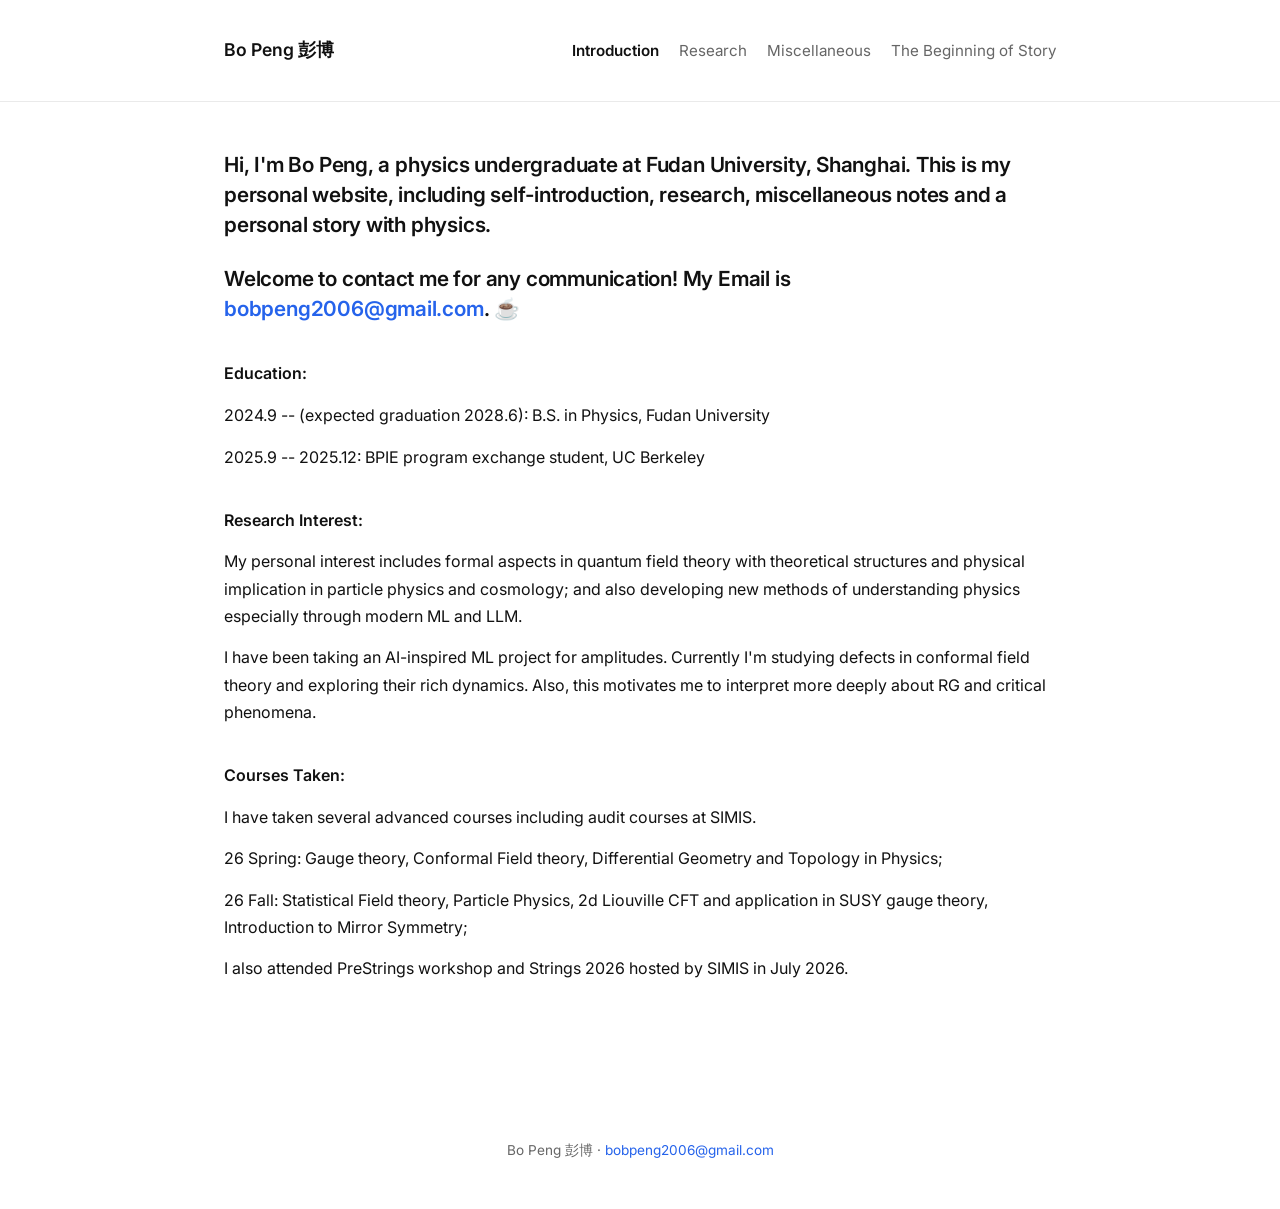
<file: index.html>
<!DOCTYPE html>
<html lang="en">
<head>
  <meta charset="UTF-8">
  <meta name="viewport" content="width=device-width, initial-scale=1.0">
  <title>Bo Peng 彭博</title>
  <meta name="description" content="Personal website of Bo Peng, physics undergraduate at Fudan University.">
  <link rel="preconnect" href="https://fonts.googleapis.com">
  <link rel="preconnect" href="https://fonts.gstatic.com" crossorigin>
  <link href="https://fonts.googleapis.com/css2?family=Inter:wght@400;500;600;700&display=swap" rel="stylesheet">
  <link rel="stylesheet" href="style.css">
</head>
<body>

  <header class="topbar">
    <div class="topbar-inner">
      <a class="site-title" href="index.html">Bo Peng 彭博</a>
      <nav>
        <ul class="nav">
          <li><a href="index.html" class="active">Introduction</a></li>
          <li><a href="research.html">Research</a></li>
          <li><a href="miscellaneous.html">Miscellaneous</a></li>
          <li><a href="the-beginning-of-story.html">The Beginning of Story</a></li>
        </ul>
      </nav>
    </div>
  </header>

  <main class="container">
    <h1 class="title">Hi, I'm Bo Peng, a physics undergraduate at Fudan University, Shanghai. This is my personal website, including self-introduction, research, miscellaneous notes and a personal story with physics.</h1>

    <h1 class="title">Welcome to contact me for any communication! My Email is <a href="mailto:bobpeng2006@gmail.com">bobpeng2006@gmail.com</a>. ☕️</h1>

    <p class="lead">Education:</p>
    <p>2024.9 -- (expected graduation 2028.6): B.S. in Physics, Fudan University</p>
    <p>2025.9 -- 2025.12: BPIE program exchange student, UC Berkeley</p>

    <p class="lead">Research Interest:</p>
    <p>My personal interest includes formal aspects in quantum field theory with theoretical structures and physical implication in particle physics and cosmology; and also developing new methods of understanding physics especially through modern ML and LLM.</p>
    <p>I have been taking an AI-inspired ML project for amplitudes. Currently I'm studying defects in conformal field theory and exploring their rich dynamics. Also, this motivates me to interpret more deeply about RG and critical phenomena.</p>

    <p class="lead">Courses Taken:</p>
    <p> I have taken several advanced courses including audit courses at SIMIS.</p>
    <p> 26 Spring: Gauge theory, Conformal Field theory, Differential Geometry and Topology in Physics;</p>
    <p> 26 Fall: Statistical Field theory, Particle Physics, 2d Liouville CFT and application in SUSY gauge theory, Introduction to Mirror Symmetry;</p>
    <p> I also attended PreStrings workshop and Strings 2026 hosted by SIMIS in July 2026. </p>
  </main>

  <footer class="footer">
    <p>Bo Peng 彭博 · <a href="mailto:bobpeng2006@gmail.com">bobpeng2006@gmail.com</a></p>
  </footer>

</body>
</html>
</file>
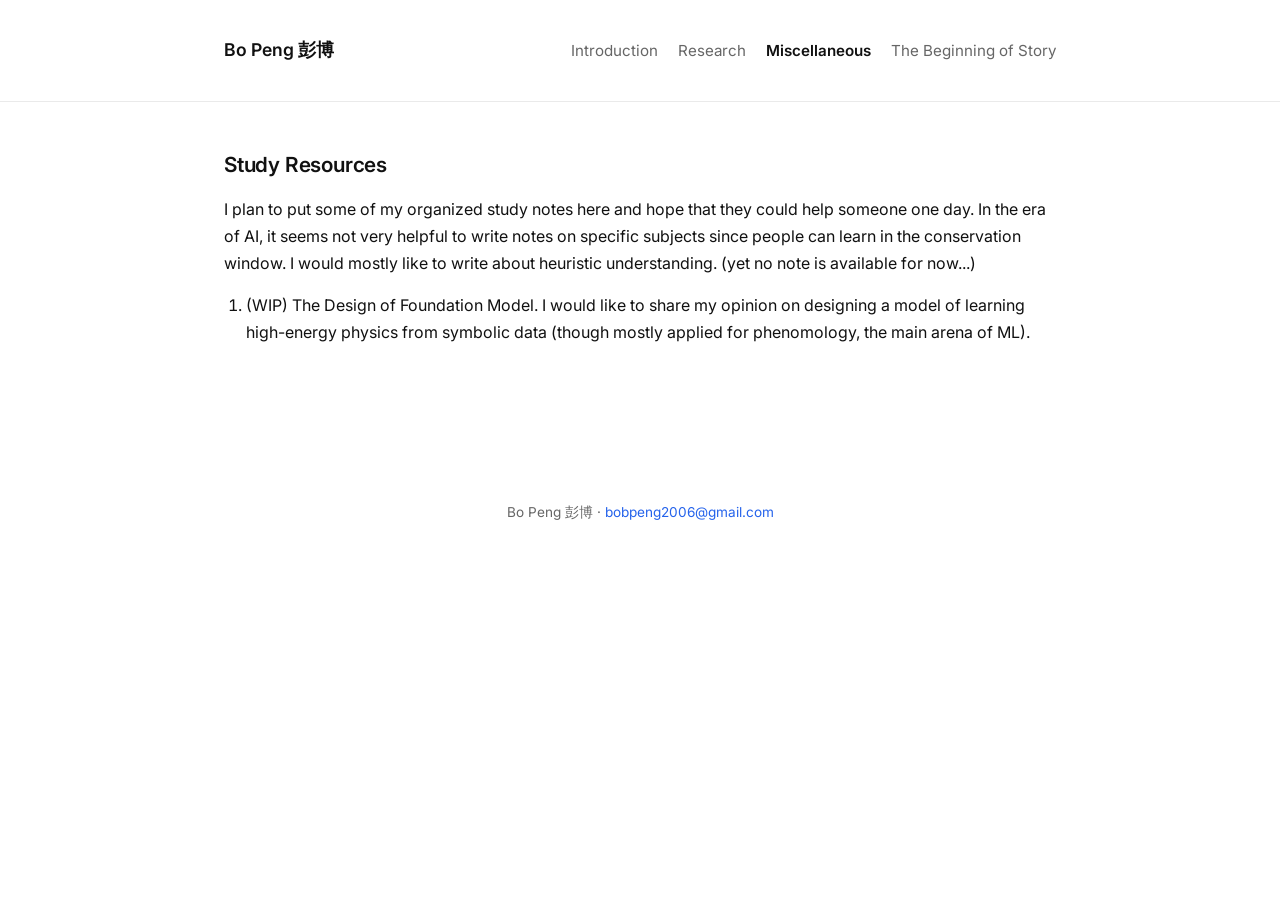
<file: miscellaneous.html>
<!DOCTYPE html>
<html lang="en">
<head>
  <meta charset="UTF-8">
  <meta name="viewport" content="width=device-width, initial-scale=1.0">
  <title>Miscellaneous · Bo Peng 彭博</title>
  <link rel="preconnect" href="https://fonts.googleapis.com">
  <link rel="preconnect" href="https://fonts.gstatic.com" crossorigin>
  <link href="https://fonts.googleapis.com/css2?family=Inter:wght@400;500;600;700&display=swap" rel="stylesheet">
  <link rel="stylesheet" href="style.css">
</head>
<body>

  <header class="topbar">
    <div class="topbar-inner">
      <a class="site-title" href="index.html">Bo Peng 彭博</a>
      <nav>
        <ul class="nav">
          <li><a href="index.html">Introduction</a></li>
          <li><a href="research.html">Research</a></li>
          <li><a href="miscellaneous.html" class="active">Miscellaneous</a></li>
          <li><a href="the-beginning-of-story.html">The Beginning of Story</a></li>
        </ul>
      </nav>
    </div>
  </header>

  <main class="container">
    <h1 class="title">Study Resources</h1>
    <p>I plan to put some of my organized study notes here and hope that they could help someone one day. In the era of AI, it seems not very helpful to write notes on specific subjects since people can learn in the conservation window. I would mostly like to write about heuristic understanding. (yet no note is available for now...)</p>

    <ol>
        <li> (WIP) The Design of Foundation Model. I would like to share my opinion on designing a model of learning high-energy physics from symbolic data (though mostly applied for phenomology, the main arena of ML).</li>
    </ol>
  </main>

  <footer class="footer">
    <p>Bo Peng 彭博 · <a href="mailto:bobpeng2006@gmail.com">bobpeng2006@gmail.com</a></p>
  </footer>

</body>
</html>
</file>
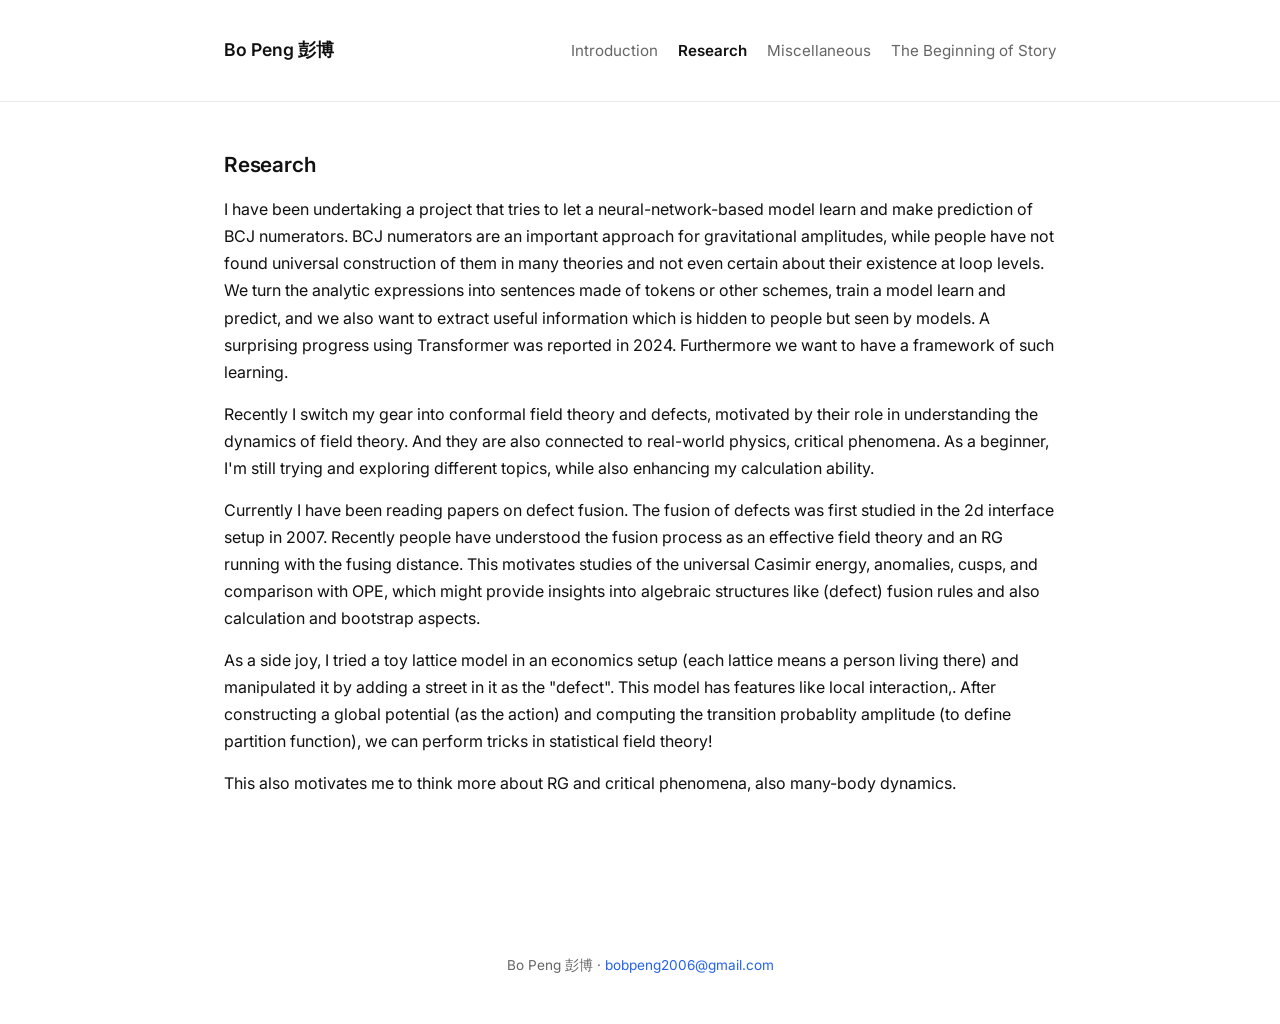
<file: research.html>
<!DOCTYPE html>
<html lang="en">
<head>
  <meta charset="UTF-8">
  <meta name="viewport" content="width=device-width, initial-scale=1.0">
  <title>Research · Bo Peng 彭博</title>
  <link rel="preconnect" href="https://fonts.googleapis.com">
  <link rel="preconnect" href="https://fonts.gstatic.com" crossorigin>
  <link href="https://fonts.googleapis.com/css2?family=Inter:wght@400;500;600;700&display=swap" rel="stylesheet">
  <link rel="stylesheet" href="style.css">
</head>
<body>

  <header class="topbar">
    <div class="topbar-inner">
      <a class="site-title" href="index.html">Bo Peng 彭博</a>
      <nav>
        <ul class="nav">
          <li><a href="index.html">Introduction</a></li>
          <li><a href="research.html" class="active">Research</a></li>
          <li><a href="miscellaneous.html">Miscellaneous</a></li>
          <li><a href="the-beginning-of-story.html">The Beginning of Story</a></li>
        </ul>
      </nav>
    </div>
  </header>

  <main class="container">
    <h1 class="title">Research</h1>
    <p> I have been undertaking a project that tries to let a neural-network-based model learn and make prediction of BCJ numerators. BCJ numerators are an important approach for gravitational amplitudes, while people have not found universal construction of them in many theories and not even certain about their existence at loop levels. We turn the analytic expressions into sentences made of tokens or other schemes, train a model learn and predict, and we also want to extract useful information which is hidden to people but seen by models. A surprising progress using Transformer was reported in 2024. Furthermore we want to have a framework of such learning.</p>
    <p> Recently I switch my gear into conformal field theory and defects, motivated by their role in understanding the dynamics of field theory. And they are also connected to real-world physics, critical phenomena. As a beginner, I'm still trying and exploring different topics, while also enhancing my calculation ability.</p>
    <p> Currently I have been reading papers on defect fusion. The fusion of defects was first studied in the 2d interface setup in 2007. Recently people have understood the fusion process as an effective field theory and an RG running with the fusing distance. This motivates studies of the universal Casimir energy, anomalies, cusps, and comparison with OPE, which might provide insights into algebraic structures like (defect) fusion rules and also calculation and bootstrap aspects.</p>
    <p> As a side joy, I tried a toy lattice model in an economics setup (each lattice means a person living there) and manipulated it by adding a street in it as the "defect". This model has features like local interaction,. After constructing a global potential (as the action) and computing the transition probablity amplitude (to define partition function), we can perform tricks in statistical field theory! </p>
    <p> This also motivates me to think more about RG and critical phenomena, also many-body dynamics.</p>
  </main>

  <footer class="footer">
    <p>Bo Peng 彭博 · <a href="mailto:bobpeng2006@gmail.com">bobpeng2006@gmail.com</a></p>
  </footer>

</body>
</html>
</file>
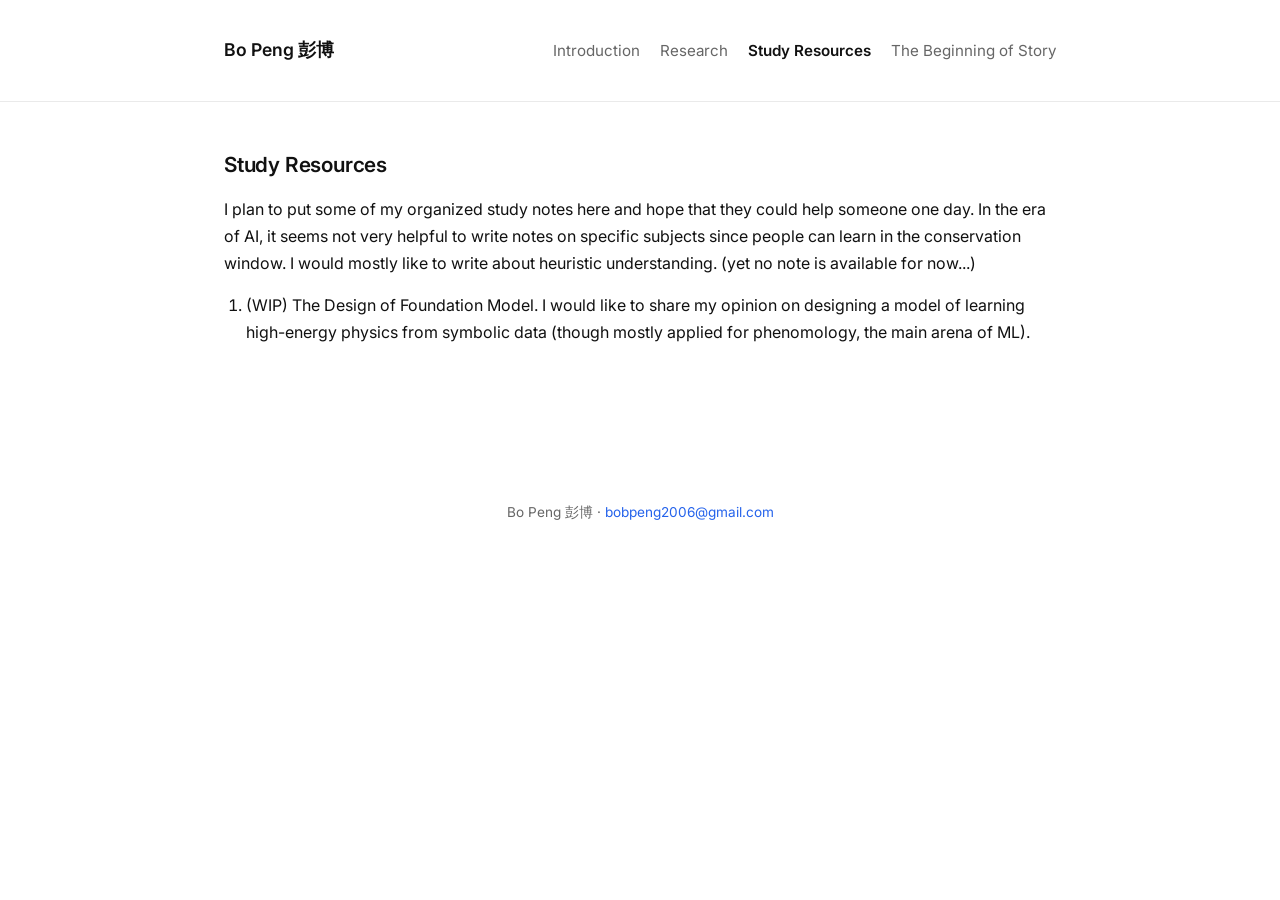
<file: study-resources.html>
<!DOCTYPE html>
<html lang="en">
<head>
  <meta charset="UTF-8">
  <meta name="viewport" content="width=device-width, initial-scale=1.0">
  <title>Study Resources · Bo Peng 彭博</title>
  <link rel="preconnect" href="https://fonts.googleapis.com">
  <link rel="preconnect" href="https://fonts.gstatic.com" crossorigin>
  <link href="https://fonts.googleapis.com/css2?family=Inter:wght@400;500;600;700&display=swap" rel="stylesheet">
  <link rel="stylesheet" href="style.css">
</head>
<body>

  <header class="topbar">
    <div class="topbar-inner">
      <a class="site-title" href="index.html">Bo Peng 彭博</a>
      <nav>
        <ul class="nav">
          <li><a href="index.html">Introduction</a></li>
          <li><a href="research.html">Research</a></li>
          <li><a href="study-resources.html" class="active">Study Resources</a></li>
          <li><a href="the-beginning-of-story.html">The Beginning of Story</a></li>
        </ul>
      </nav>
    </div>
  </header>

  <main class="container">
    <h1 class="title">Study Resources</h1>
    <p>I plan to put some of my organized study notes here and hope that they could help someone one day. In the era of AI, it seems not very helpful to write notes on specific subjects since people can learn in the conservation window. I would mostly like to write about heuristic understanding. (yet no note is available for now...)</p>

    <ol>
        <li> (WIP) The Design of Foundation Model. I would like to share my opinion on designing a model of learning high-energy physics from symbolic data (though mostly applied for phenomology, the main arena of ML).</li>
    </ol>
  </main>

  <footer class="footer">
    <p>Bo Peng 彭博 · <a href="mailto:bobpeng2006@gmail.com">bobpeng2006@gmail.com</a></p>
  </footer>

</body>
</html>
</file>
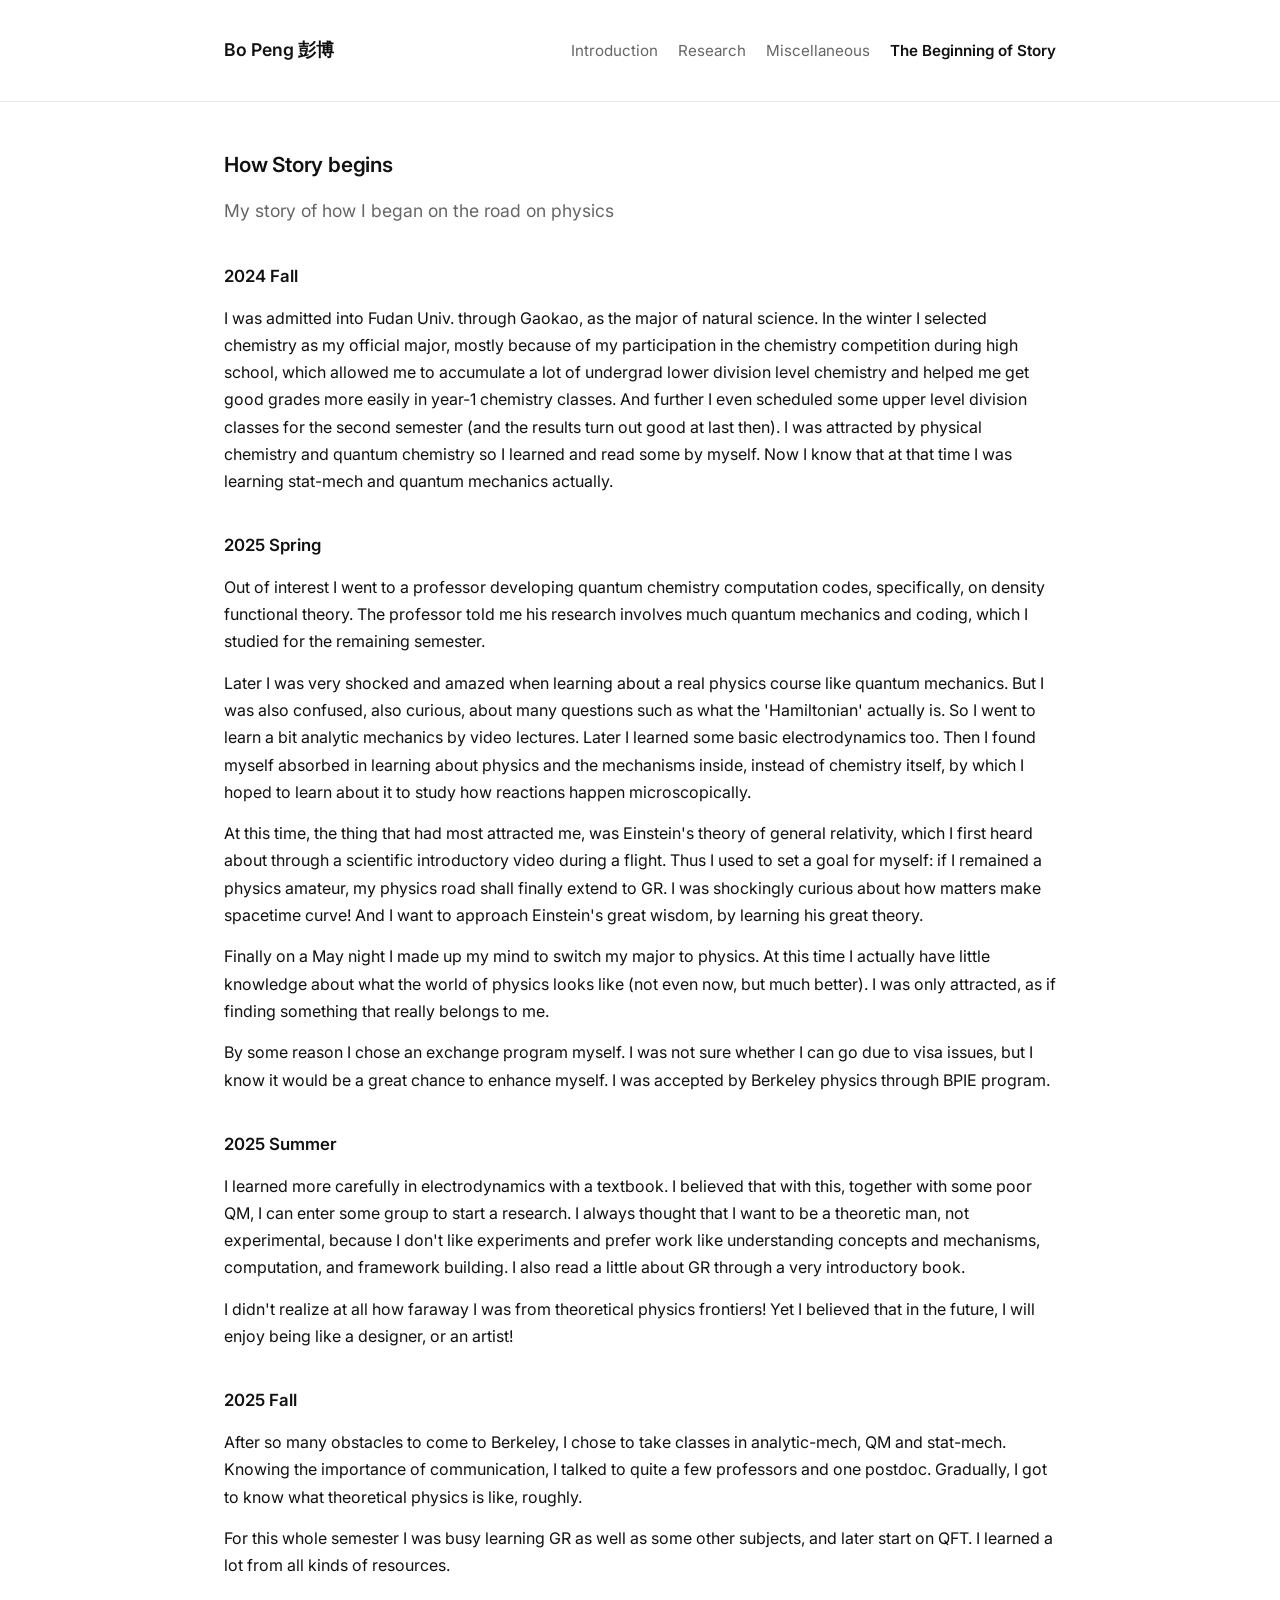
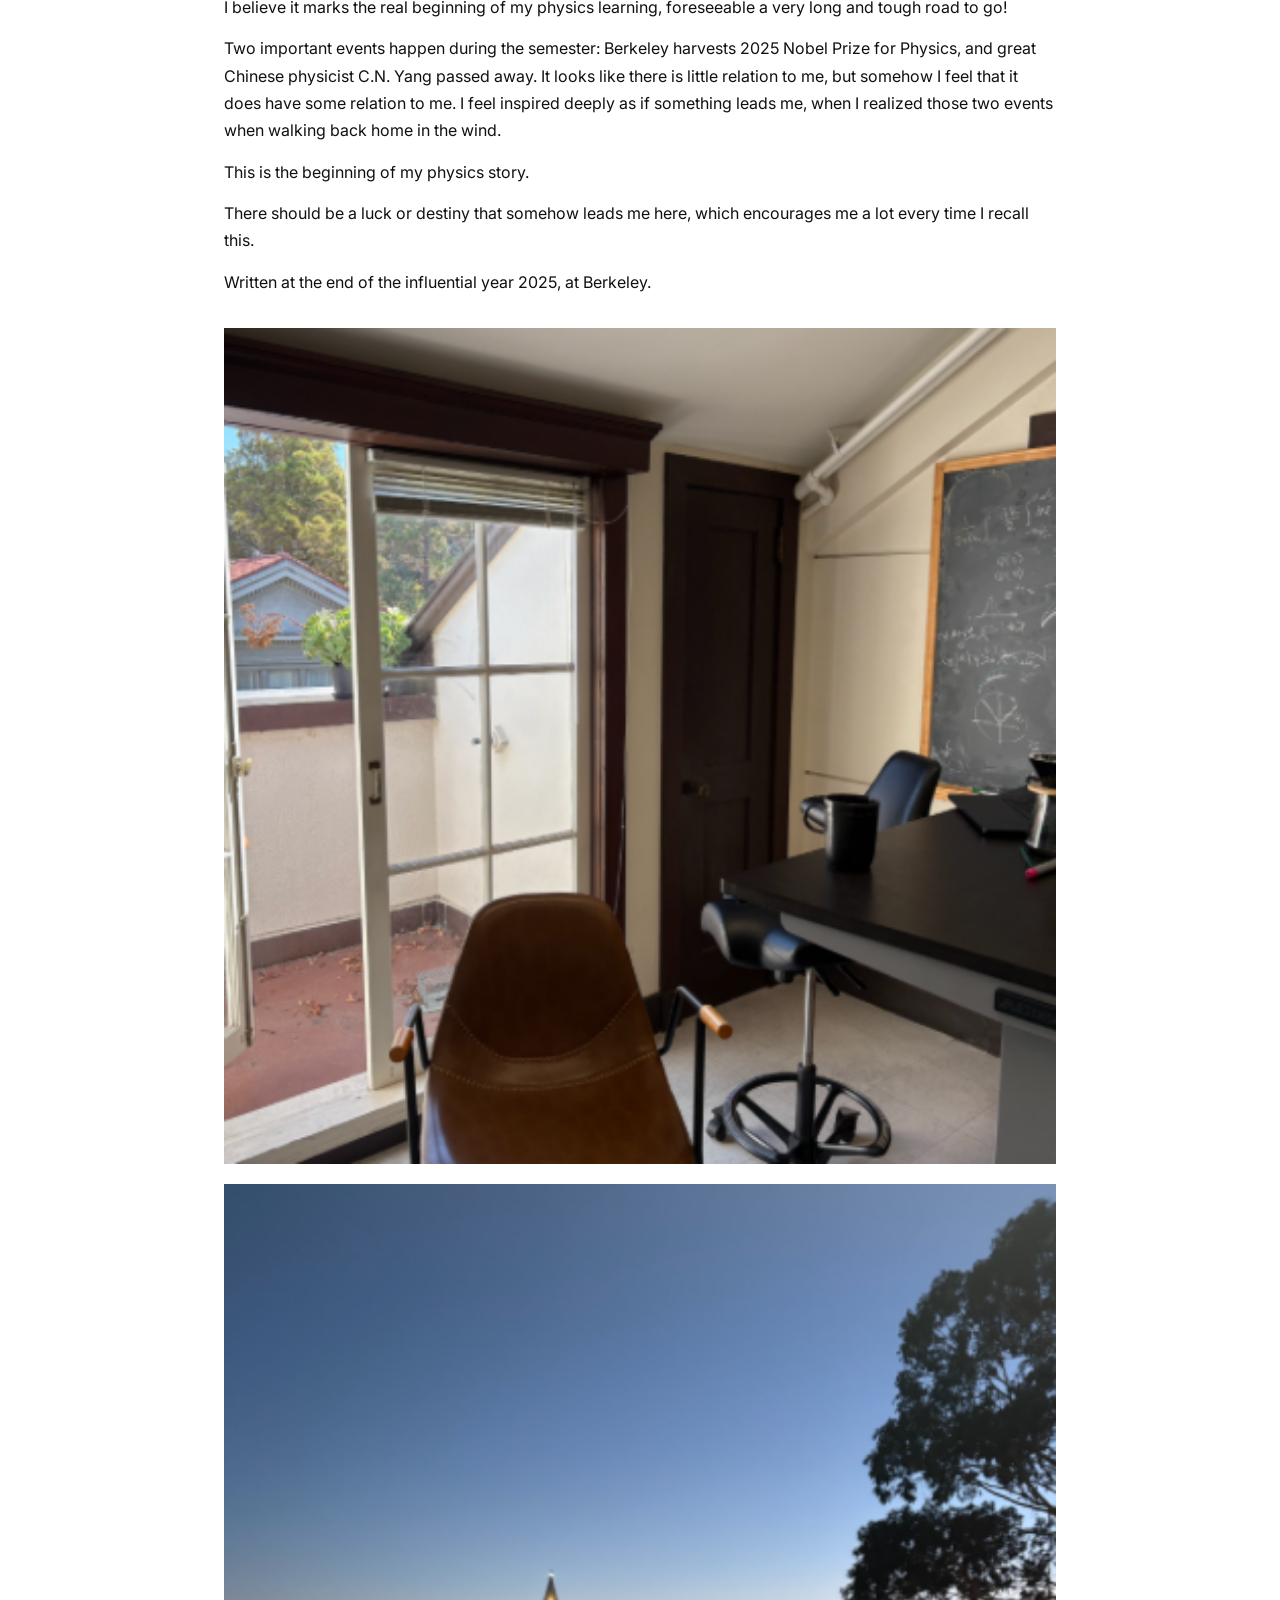
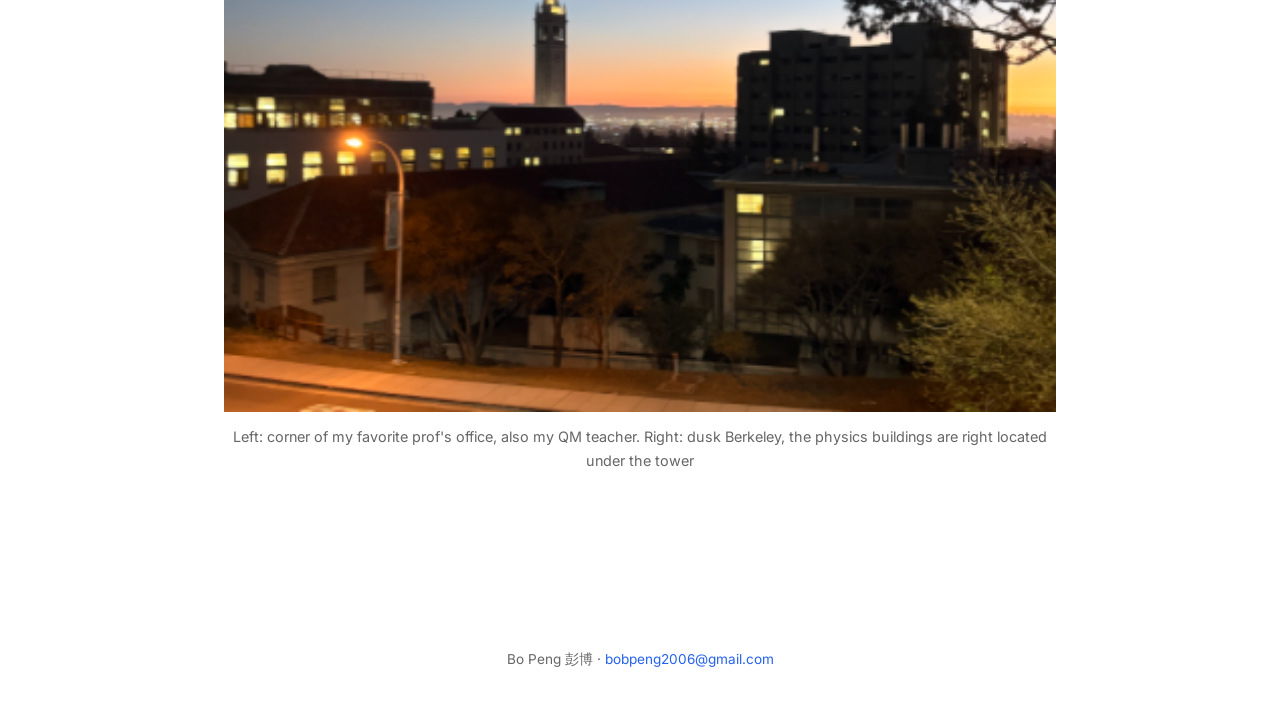
<file: the-beginning-of-story.html>
<!DOCTYPE html>
<html lang="en">
<head>
  <meta charset="UTF-8">
  <meta name="viewport" content="width=device-width, initial-scale=1.0">
  <title>The Beginning of Story · Bo Peng 彭博</title>
  <link rel="preconnect" href="https://fonts.googleapis.com">
  <link rel="preconnect" href="https://fonts.gstatic.com" crossorigin>
  <link href="https://fonts.googleapis.com/css2?family=Inter:wght@400;500;600;700&display=swap" rel="stylesheet">
  <link rel="stylesheet" href="style.css">
</head>
<body>

  <header class="topbar">
    <div class="topbar-inner">
      <a class="site-title" href="index.html">Bo Peng 彭博</a>
      <nav>
        <ul class="nav">
          <li><a href="index.html">Introduction</a></li>
          <li><a href="research.html">Research</a></li>
          <li><a href="miscellaneous.html">Miscellaneous</a></li>
          <li><a href="the-beginning-of-story.html" class="active">The Beginning of Story</a></li>
        </ul>
      </nav>
    </div>
  </header>

  <main class="container">
    <h1 class="title">How Story begins</h1>
    <h2 class="subtitle">My story of how I began on the road on physics</h2>

    <h2>2024 Fall</h2>
    <p>I was admitted into Fudan Univ. through Gaokao, as the major of natural science. In the winter I selected chemistry as my official major, mostly because of my participation in the chemistry competition during high school, which allowed me to accumulate a lot of undergrad lower division level chemistry and helped me get good grades more easily in year-1 chemistry classes. And further I even scheduled some upper level division classes for the second semester (and the results turn out good at last then). I was attracted by physical chemistry and quantum chemistry so I learned and read some by myself. Now I know that at that time I was learning stat-mech and quantum mechanics actually.</p>

    <h2>2025 Spring</h2>
    <p>Out of interest I went to a professor developing quantum chemistry computation codes, specifically, on density functional theory. The professor told me his research involves much quantum mechanics and coding, which I studied for the remaining semester.</p>
    <p>Later I was very shocked and amazed when learning about a real physics course like quantum mechanics. But I was also confused, also curious, about many questions such as what the 'Hamiltonian' actually is. So I went to learn a bit analytic mechanics by video lectures. Later I learned some basic electrodynamics too. Then I found myself absorbed in learning about physics and the mechanisms inside, instead of chemistry itself, by which I hoped to learn about it to study how reactions happen microscopically.</p>
    <p>At this time, the thing that had most attracted me, was Einstein's theory of general relativity, which I first heard about through a scientific introductory video during a flight. Thus I used to set a goal for myself: if I remained a physics amateur, my physics road shall finally extend to GR. I was shockingly curious about how matters make spacetime curve! And I want to approach Einstein's great wisdom, by learning his great theory.</p>
    <p>Finally on a May night I made up my mind to switch my major to physics. At this time I actually have little knowledge about what the world of physics looks like (not even now, but much better). I was only attracted, as if finding something that really belongs to me.</p>
    <p>By some reason I chose an exchange program myself. I was not sure whether I can go due to visa issues, but I know it would be a great chance to enhance myself. I was accepted by Berkeley physics through BPIE program.</p>

    <h2>2025 Summer</h2>
    <p>I learned more carefully in electrodynamics with a textbook. I believed that with this, together with some poor QM, I can enter some group to start a research. I always thought that I want to be a theoretic man, not experimental, because I don't like experiments and prefer work like understanding concepts and mechanisms, computation, and framework building. I also read a little about GR through a very introductory book.</p>
    <p>I didn't realize at all how faraway I was from theoretical physics frontiers! Yet I believed that in the future, I will enjoy being like a designer, or an artist!</p>

    <h2>2025 Fall</h2>
    <p>After so many obstacles to come to Berkeley, I chose to take classes in analytic-mech, QM and stat-mech. Knowing the importance of communication, I talked to quite a few professors and one postdoc. Gradually, I got to know what theoretical physics is like, roughly.</p>
    <p>For this whole semester I was busy learning GR as well as some other subjects, and later start on QFT. I learned a lot from all kinds of resources.</p>
    <p>I believe it marks the real beginning of my physics learning, foreseeable a very long and tough road to go!</p>
    <p>Two important events happen during the semester: Berkeley harvests 2025 Nobel Prize for Physics, and great Chinese physicist C.N. Yang passed away. It looks like there is little relation to me, but somehow I feel that it does have some relation to me. I feel inspired deeply as if something leads me, when I realized those two events when walking back home in the wind.</p>

    <p>This is the beginning of my physics story.</p>
    <p>There should be a luck or destiny that somehow leads me here, which encourages me a lot every time I recall this.</p>
    <p>Written at the end of the influential year 2025, at Berkeley.</p>

    <figure>
      <div class="photos">
        <!-- Drop your own files here: assets/photo-left.jpg and assets/photo-right.jpg -->
        <img src="assets/photo-left.jpg" alt="Corner of my favorite professor's office, also my QM teacher">
        <img src="assets/photo-right.jpg" alt="Dusk at Berkeley, the physics buildings located right under the tower">
      </div>
      <figcaption>Left: corner of my favorite prof's office, also my QM teacher. Right: dusk Berkeley, the physics buildings are right located under the tower</figcaption>
    </figure>
  </main>

  <footer class="footer">
    <p>Bo Peng 彭博 · <a href="mailto:bobpeng2006@gmail.com">bobpeng2006@gmail.com</a></p>
  </footer>

</body>
</html>
</file>
<file: style.css>
:root {
  --text: #111111;
  --muted: #666666;
  --accent: #2563eb;
  --border: #eaeaea;
}

* {
  box-sizing: border-box;
  margin: 0;
  padding: 0;
}

html {
  -webkit-text-size-adjust: 100%;
}

body {
  font-family: "Inter", -apple-system, BlinkMacSystemFont, "Segoe UI", Roboto,
    "Helvetica Neue", Arial, sans-serif;
  color: var(--text);
  background: #ffffff;
  line-height: 1.7;
  font-size: 16px;
  -webkit-font-smoothing: antialiased;
}

a {
  color: var(--accent);
  text-decoration: none;
}

a:hover {
  text-decoration: underline;
}

/* ---- Top navigation ---- */
.topbar {
  background: #ffffff;
  border-bottom: 1px solid var(--border);
  position: sticky;
  top: 0;
  z-index: 100;
}

.topbar-inner {
  max-width: 880px;
  margin: 0 auto;
  padding: 16px 24px;
  display: flex;
  align-items: center;
  justify-content: space-between;
  flex-wrap: wrap;
  gap: 8px 20px;
}

.site-title {
  font-size: 1.1rem;
  font-weight: 600;
  color: var(--text);
}

.site-title:hover {
  color: var(--accent);
}

.nav {
  display: flex;
  flex-wrap: wrap;
  gap: 4px 20px;
  list-style: none;
}

.nav a {
  color: var(--muted);
  font-size: 0.95rem;
}

.nav a:hover {
  color: var(--text);
  text-decoration: none;
}

.nav a.active {
  color: var(--text);
  font-weight: 600;
}

/* ---- Content ---- */
.container {
  max-width: 880px;
  margin: 0 auto;
  padding: 48px 24px 96px;
}

h1.title {
  font-size: 1.3rem;
  font-weight: 600;
  letter-spacing: -0.01em;
  line-height: 1.45;
  margin-bottom: 1rem;
}

h1.title + h1.title {
  margin-top: 1.5rem;
}

h2 {
  font-size: 1.05rem;
  font-weight: 600;
  margin: 2.25rem 0 0.6rem;
  color: var(--text);
}

h2.subtitle {
  color: var(--muted);
  font-size: 1.1rem;
  font-weight: 400;
  margin: 0.4rem 0 1.75rem;
}

h3 {
  font-size: 1rem;
  font-weight: 600;
  margin: 1.8rem 0 0.5rem;
  color: var(--text);
}

p {
  margin: 0.9rem 0;
}

p.lead {
  font-weight: 600;
  margin-top: 2.25rem;
}

ul,
ol {
  margin: 0.8rem 0 0.8rem 1.4rem;
}

li {
  margin: 0.5rem 0;
}

.muted {
  color: var(--muted);
}

/* ---- Images (story page) ---- */
figure {
  margin: 2rem 0;
}

.photos {
  display: flex;
  gap: 20px;
  flex-wrap: wrap;
}

.photos img {
  flex: 1 1 260px;
  max-width: 100%;
  height: auto;
}

figcaption {
  font-size: 0.9rem;
  color: var(--muted);
  margin-top: 0.8rem;
  text-align: center;
}

/* ---- Footer ---- */
.footer {
  text-align: center;
  padding: 32px 24px;
  color: var(--muted);
  font-size: 0.85rem;
}
</file>
